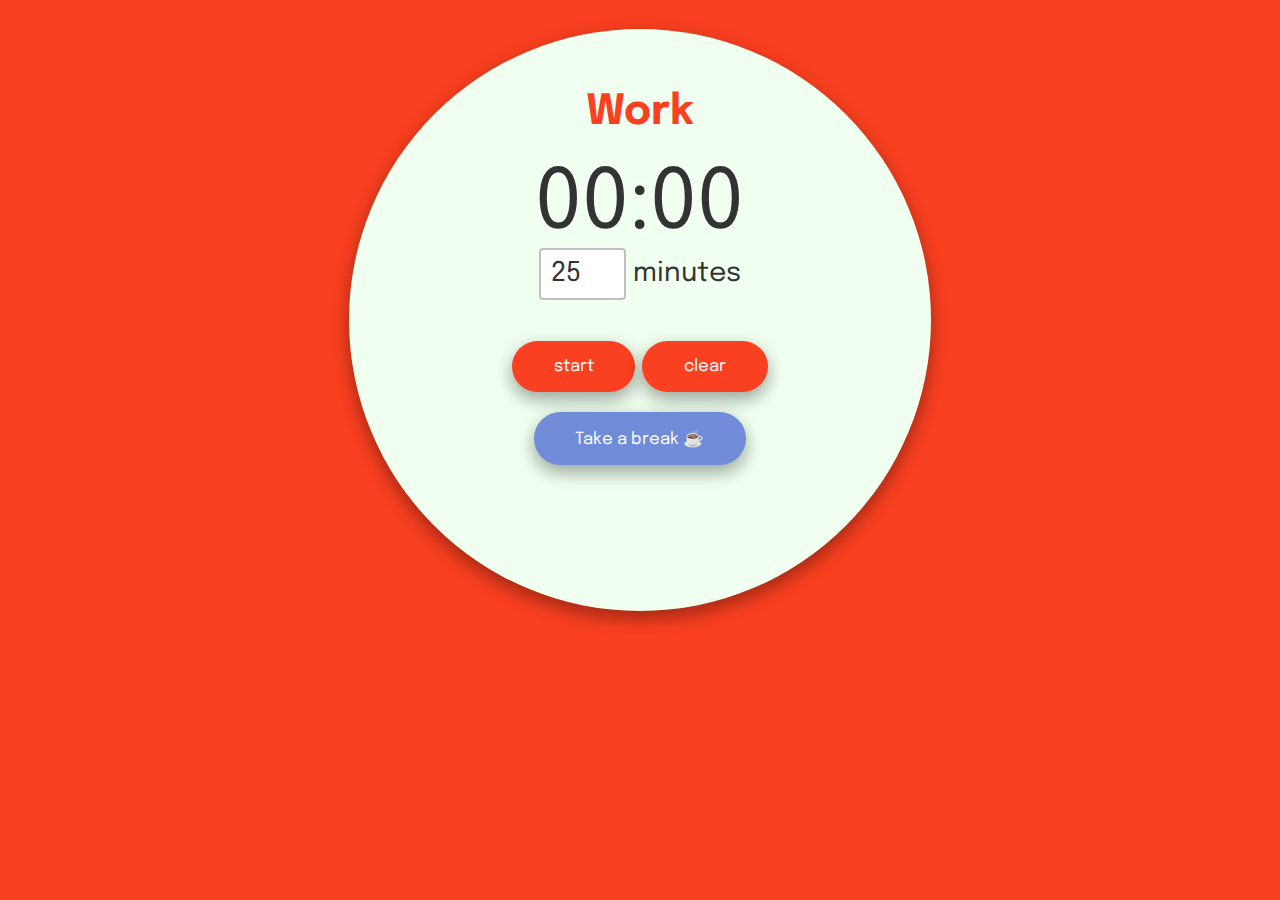
<file: index.html>
<!DOCTYPE html>
<html lang='en'>
<head>
    <meta charset='UTF-8'>
    <meta http-equiv='X-UA-Compatible' content='IE=edge'>
    <meta name='viewport' content='width=device-width, initial-scale=1.0'>
    <link href='https://fonts.googleapis.com/css2?family=Epilogue:wght@300;400;500;600&display=swap' rel='stylesheet'>
    <link rel="stylesheet" href="style.css">
    <title>Chun's Pomodoro Timer</title>
</head>
<body>
    
    <main class='center'>
      <section class='space'>

        <div class='circle1'></div>
        <div class='circle2'></div>
        <div class='box1'></div>
        <div class='box2'></div>
        <div class='box3'></div>
        <div class='box4'></div>

        <section id='inner-circle'>
            <section class='content'>
               <h1>Work</h1>
               <p><span class='timer'>00:00</span></p>
               <form>
                   <input type='number' value='25' id='length'>
                   <label for='length'>minutes</label>
               </form>
               <p class='button-group'>
                   <button class='start'>start</button>
                   <button class='clear'>clear</button><br>
                   <button class='timer-button'>Take a break ☕️</button>
               </p>
            </section>
        </section>

      </section>
    </main>

    <audio id='audio' src='http://www.soundjay.com/button/beep-07.wav' autoplay='false'></audio>

<script src="app.js"></script>
</body>

</html>
</file>
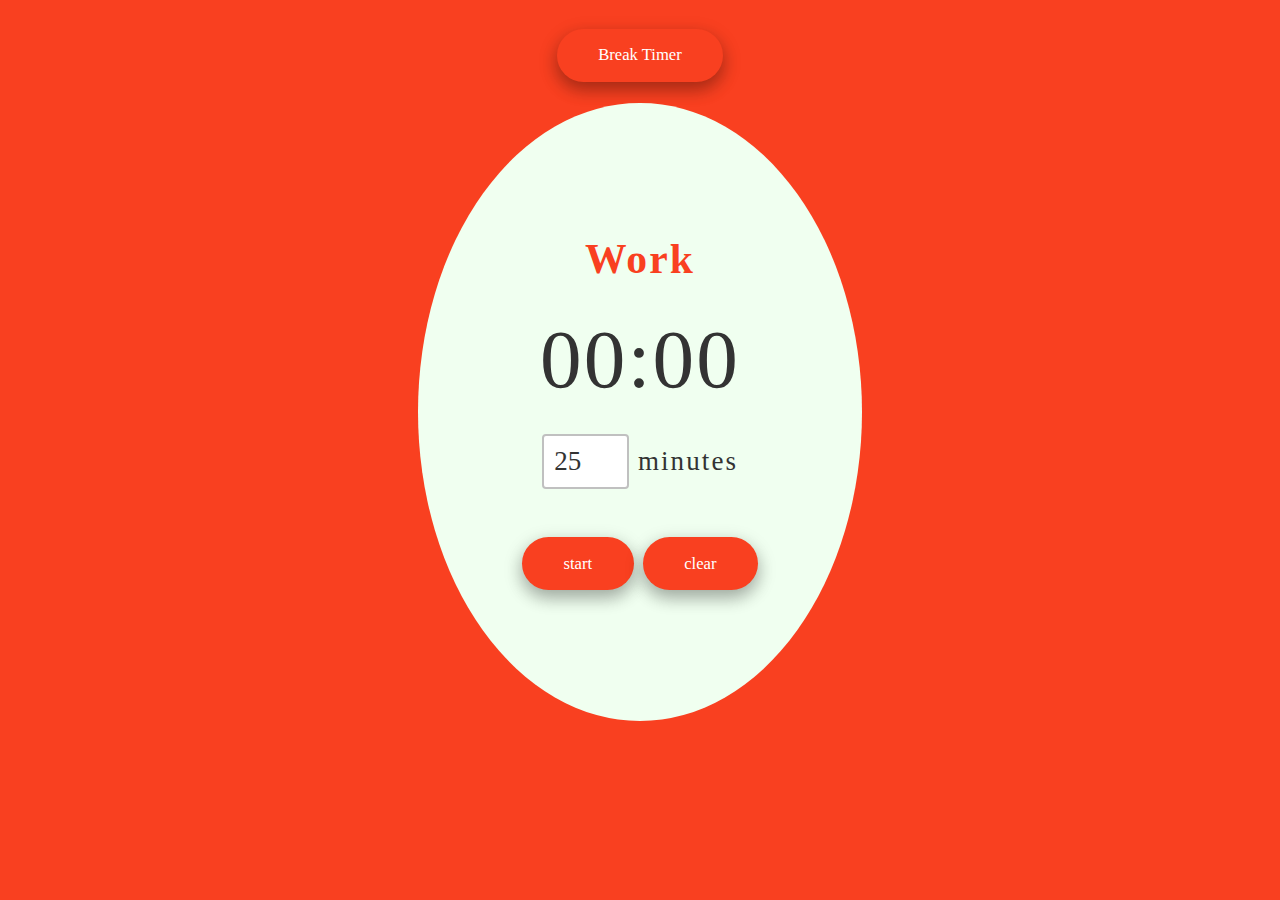
<file: timer.html>
<!DOCTYPE html>
<html lang='en'>
<head>
    <meta charset='UTF-8'>
    <meta http-equiv='X-UA-Compatible' content='IE=edge'>
    <meta name='viewport' content='width=device-width, initial-scale=1.0'>
    <title>Chun's Pomodoro Timer</title>
</head>
<body>
    
    <main class='center stack'>
        <button class='timer-button'></button>
        <section class='one'>
            <h1>Work</h1>
            <p><span class='work-timer'>00:00</span></p>
            <form>
                <input type='number' value='25' id='length'>
                <label for='length'>minutes</label>
            </form>
            <p class='stack-sm'>
                <button class='start-work'>start</button>
                <button class='cancel-work'>clear</button>
            </p>
        </section>
        <section class='two'>
            <h1>Break</h1>
            <p><span class='break-timer'>00:00</span></p>
            <form>
                <input type='number' value='5' id='length2'>
                <label for='length2'>minutes</label>
            </form>
            <p class='stack-sm'>
                <button class='start-break'>start</button>
                <button class='cancel-break'>clear</button>
            </p>
        </section>
    </main>
    <audio id='audio' src='http://www.soundjay.com/button/beep-07.wav' autoplay='false'></audio>

<script>
const startWBtn = document.querySelector('.start-work');
const cancelWBtn = document.querySelector('.cancel-work');
const wTimer = document.querySelector('.work-timer');
const startBBtn = document.querySelector('.start-break');
const cancelBBtn = document.querySelector('.cancel-break');
const bTimer = document.querySelector('.break-timer');
const showBtn = document.querySelector('.timer-button');
const sectionTwo = document.querySelector('.two');
const sectionOne = document.querySelector('.one');
const sound = document.querySelector('#audio');
let intervalId;
let intervalId2;

//Work timer
let wTime;
let updatedTime;

//Custom timer lengths
function getCustomTime() {
    let val = document.querySelector('#length').value;
    let wStartingMins = val;
    wTime = wStartingMins * 60;
}
        
function timerFunc() {
    if(updatedTime === wTime) {
        getCustomTime()
        let minutes = Math.floor(wTime / 60) //total seconds divided by 60
        let seconds = wTime % 60
        minutes = minutes < 10 ? '0' + minutes : minutes;
        seconds = seconds < 10 ? '0' + seconds : seconds;
        wTimer.textContent = `${minutes}:${seconds}`;
        wTime--;
    } else {
        let minutes = Math.floor(wTime / 60) //total seconds divided by 60
        let seconds = wTime % 60 //total seconds mod 60 (remainder of minutes)
        if(minutes < 0 && seconds < 0) {
            sound.play();
            return;
        } else {
            wTime--
        }
        minutes = minutes < 10 ? '0' + minutes : minutes;
        seconds = seconds < 10 ? '0' + seconds : seconds;
        wTimer.textContent = `${minutes}:${seconds}`;
    }
}

function wStartOrPause() {
	if(!intervalId) { //if not currently counting down
		intervalId = setInterval(timerFunc, 1000); //start timer
        startWBtn.textContent = 'pause'; //change btn to pause
	} else {
		clearInterval(intervalId);
		intervalId = null; 
		startWBtn.textContent = 'start';
	}
}
startWBtn.addEventListener('click', wStartOrPause);

function wCancelTimer() {
    let alert = confirm('Are you sure you want to stop this session?')
    if(alert) {
        location.reload()
    } else if(!alert && startWBtn.textContent === 'start') {
        intervalId = setInterval(timerFunc, 1000);
        startWBtn.textContent = 'pause';
    } else {
        startWBtn.textContent = 'pause'; 
    }
}
cancelWBtn.addEventListener('click', wCancelTimer)

//Break timer
let bTime;
let updatedTime2;
let prevVal;

//Custom timer lengths
function getCustomTime2() {
    let val2 = document.querySelector('#length2').value;
    let bStartingMins = val2;
    bTime = bStartingMins * 60;
}
        
function timerFunc2() {
    if(updatedTime2 === bTime) {
        getCustomTime2()
        let minutes = Math.floor(bTime / 60) //total seconds divided by 60
        let seconds = bTime % 60
        minutes = minutes < 10 ? '0' + minutes : minutes;
        seconds = seconds < 10 ? '0' + seconds : seconds;
        bTimer.textContent = `${minutes}:${seconds}`;
        bTime--;
    } else {
        let minutes = Math.floor(bTime / 60) //total seconds divided by 60
        let seconds = bTime % 60 //total seconds mod 60 (remainder of minutes)
        if(minutes < 0 && seconds < 0) {
            sound.play();
            return;
        } else {
            bTime--
        }
        minutes = minutes < 10 ? '0' + minutes : minutes;
        seconds = seconds < 10 ? '0' + seconds : seconds;
        bTimer.textContent = `${minutes}:${seconds}`;
    }
}

//Below: the updatedTime2 variable logs as undefined so this is just a way to
//compare it to the input value, and as they will always be not equal, the
//timeChanged function will always be true. And then this allows us to carry on
//with an if statement condition to get the getCustomTime2 function to look
//again at the input value which by that time is the latest one. 
function timeChanged() {
    return document.querySelector('#length2').value !== updatedTime2;
}

function bStartOrPause() {
    // if(prevVal === updatedTime2) { //If typed input has changed since last input 
        if(timeChanged() === true) {  //this part causes the normal start pause functino to not work. 
            getCustomTime2();
            console.log('get latest value')
        }
    // } else { //if typed input has not been changed since last input
        if(!intervalId2) { //if not currently counting down
            intervalId2 = setInterval(timerFunc2, 1000);
            startBBtn.textContent = 'pause'; 
        } else {
            clearInterval(intervalId2);
            intervalId2 = null; 
            startBBtn.textContent = 'start';
        }
    // }
}
startBBtn.addEventListener('click', bStartOrPause);

function bCancelTimer() {
    let alert2 = confirm('Are you sure you want to stop this session?')
    if(alert2) {
        bTimer.textContent = '00:00'
        clearInterval(intervalId2); //cancels the timer
        intervalId2 = null; //this fixes the having to click on start twice
        startBBtn.textContent = 'start';
        getCustomTime2();
    } else if(!alert2 && startBBtn.textContent === 'start') { 
        startBBtn.textContent = 'start';
        //when start is clicked again, start from where it was before. 
        console.log('alert paused')
    } else {
        startBBtn.textContent = 'pause'; 
        console.log('alert not paused')
    }
}
cancelBBtn.addEventListener('click', bCancelTimer)

showBtn.textContent = 'Break Timer' //has to be assignment operator here

function showTimer() {
    if(showBtn.textContent === 'Break Timer') { //has to be comparison operator here
        sectionTwo.style.display = 'block';
        sectionOne.style.display = 'none';
        showBtn.textContent = 'Work Timer'; //has to be assignment operator here
    } else if(showBtn.textContent === 'Work Timer') {
        sectionTwo.style.display = 'none'; 
        sectionOne.style.display = 'block';
        showBtn.textContent = 'Break Timer';
    }
}
showBtn.addEventListener('click', showTimer);

</script>
<style>
* {
    font-family: Epilogue;
    font-size: 1.3rem;
    /* color: rgb(152, 0, 66); */
    color: rgb(249, 64, 32);
}
html {
    background: rgb(249, 64, 32);
}
.two {
    display: none;
}
.center {
    display: flex;
    flex-direction: column;
    max-width: 30rem;
    margin: auto;
    align-items: center;
    justify-content: center;
    letter-spacing: 0.1rem;
    text-align: center;
}
.stack > * {
    margin-top: 1rem;
}
.stack-sm > * {
    margin-top: 1rem;
}
h1 {
    font-size: 2rem;
}
h2 {
    font-size: 1rem;
}
input {
    color: #333;
    padding: .5rem;
    width: 3rem;
    border: 2px solid silver;
    border-radius: 4px;
}
button {
    background-color: rgb(249, 64, 32);
    border: none;
    border-radius: 1.5rem;
    color: white;
    padding: .8rem 2rem;
    text-align: center;
    font-size: .8rem;
    box-shadow: 0 8px 16px 0 rgba(0,0,0,0.2), 0 6px 20px 0 rgba(0,0,0,0.19);
}
button:hover {
    cursor: pointer;
}
span {
    font-size: 4rem;
    color: #333;
}
section {
    background: honeydew;
    padding: 5rem;
    border-radius: 50%;
}
label {
    color: #333;
}


</style>
</body>

</html>
</file>
<file: style.css>
* {
    font-family: Epilogue;
    font-size: 1.3rem;
    color: rgb(249, 64, 32);
}
body {
    background: rgb(249, 64, 32);
}
.center {
    display: flex;
    justify-content: center;
    text-align: center;
}
h1 {
    font-size: 2rem;
    z-index: 4;
}
p {
    margin: 0;
}
input {
    color: #333;
    padding: .5rem;
    width: 3rem;
    border: 2px solid silver;
    border-radius: 4px;
    margin-bottom: 1rem;
}
button {
    background-color: rgb(249, 64, 32);
    border: none;
    border-radius: 1.5rem;
    color: white;
    margin-top: 1rem;
    padding: .8rem 2rem;
    text-align: center;
    font-size: .8rem;
    box-shadow: 0 8px 16px 0 rgba(0,0,0,0.2), 0 6px 20px 0 rgba(0,0,0,0.19);
}
.timer-button {
    background: rgb(112, 139, 215);
}
button:hover {
    cursor: pointer;
}
span {
    font-size: 4rem;
    color: #333;
}
.space {
    position: relative;
    width: 30rem;
    height: 30rem;
    align-items: center;
    justify-content: center;
    display: flex;
    box-sizing: border-box;
}
.circle1 {
    position: absolute;
    border-radius: 50%;
    border: 2.5rem solid rgb(135, 167, 255);
    width: 25rem;
    height: 25rem;
}
.circle2 {
    border: 2.5rem solid rgb(135, 167, 255);
    width: 12.5rem;
    height: 25rem;
    position: absolute;
    top: 0;
    right: 0;
    border-top-right-radius: 27.5rem;
    border-bottom-right-radius: 27.5rem;
    border-left: 0;
    opacity: 0;
    z-index: 2;
}
.box1, .box2, .box3, .box4 {
    position: absolute;
    width: 15rem;
    height: 15rem;
    z-index: 1;
    background-color:rgb(249, 64, 32);
}
.box1 {
    right: 0;
    top: 0;
    transform-origin: bottom left;
    /* animation: rotation 60s linear; */
}
.box2 {
    right: 0;
    bottom: 0;
    transform-origin: top left;
} 
.box3 {
    left: 0;
    bottom: 0;
    transform-origin: top right;
} 
.box4 {
    left: 0;
    top: 0;
    transform-origin: bottom right;
} 
/* @keyframes rotation {
    100% {
        transform: rotate(360deg);
    }
} */
.rotate1 {
    transform: rotate(360deg);
}
.rotate2 {
    transform: rotate(270deg);
}
.rotate3 {
    transform: rotate(180deg);
}    
.rotate4 {
    transform: rotate(90deg);
}

#inner-circle {
    position: absolute;
    background: honeydew;
    border-radius: 50%;
    width: 28rem;
    height: 28rem;
    z-index: 2;
    box-shadow: 0 8px 16px 0 rgba(0,0,0,0.2), 0 6px 20px 0 rgba(0,0,0,0.19);
}
.content {
    margin-top: 3rem;
}
label {
    color: #333;
}

@media only screen and (max-width: 600px) {
    .space {
        width: 15rem;
        height: 15rem;
        margin-top: 2rem;
    }
    .circle1 {
        border: 1.25rem solid rgb(135, 167, 255);
        width: 12.5rem;
        height: 12.5rem;
    }
    .circle2 {
        border: 1.25rem solid rgb(135, 167, 255);
        width: 6.25rem;
        height: 12.5rem;
        border-left: 0;
    }
    #inner-circle {
        width: 14rem;
        height: 14rem;
    }
    .box1, .box2, .box3, .box4 {
        position: absolute;
        width: 7.5rem;
        height: 7.5rem;
        background:rgb(249, 64, 32);
        z-index: 1;
    }
    
    .timer {
        font-size: 1.5rem;
    }
    h1 {
        margin-bottom: 1rem;
    }
    form {
        margin-top: 1rem;
    }
    label {
        font-size: 1rem;
    }
    input {
        font-size: 1rem;
        height: .8rem;
        width: 2.4rem;
    }
    .button-group {
        margin-top: 5rem;
    }
}
</file>
